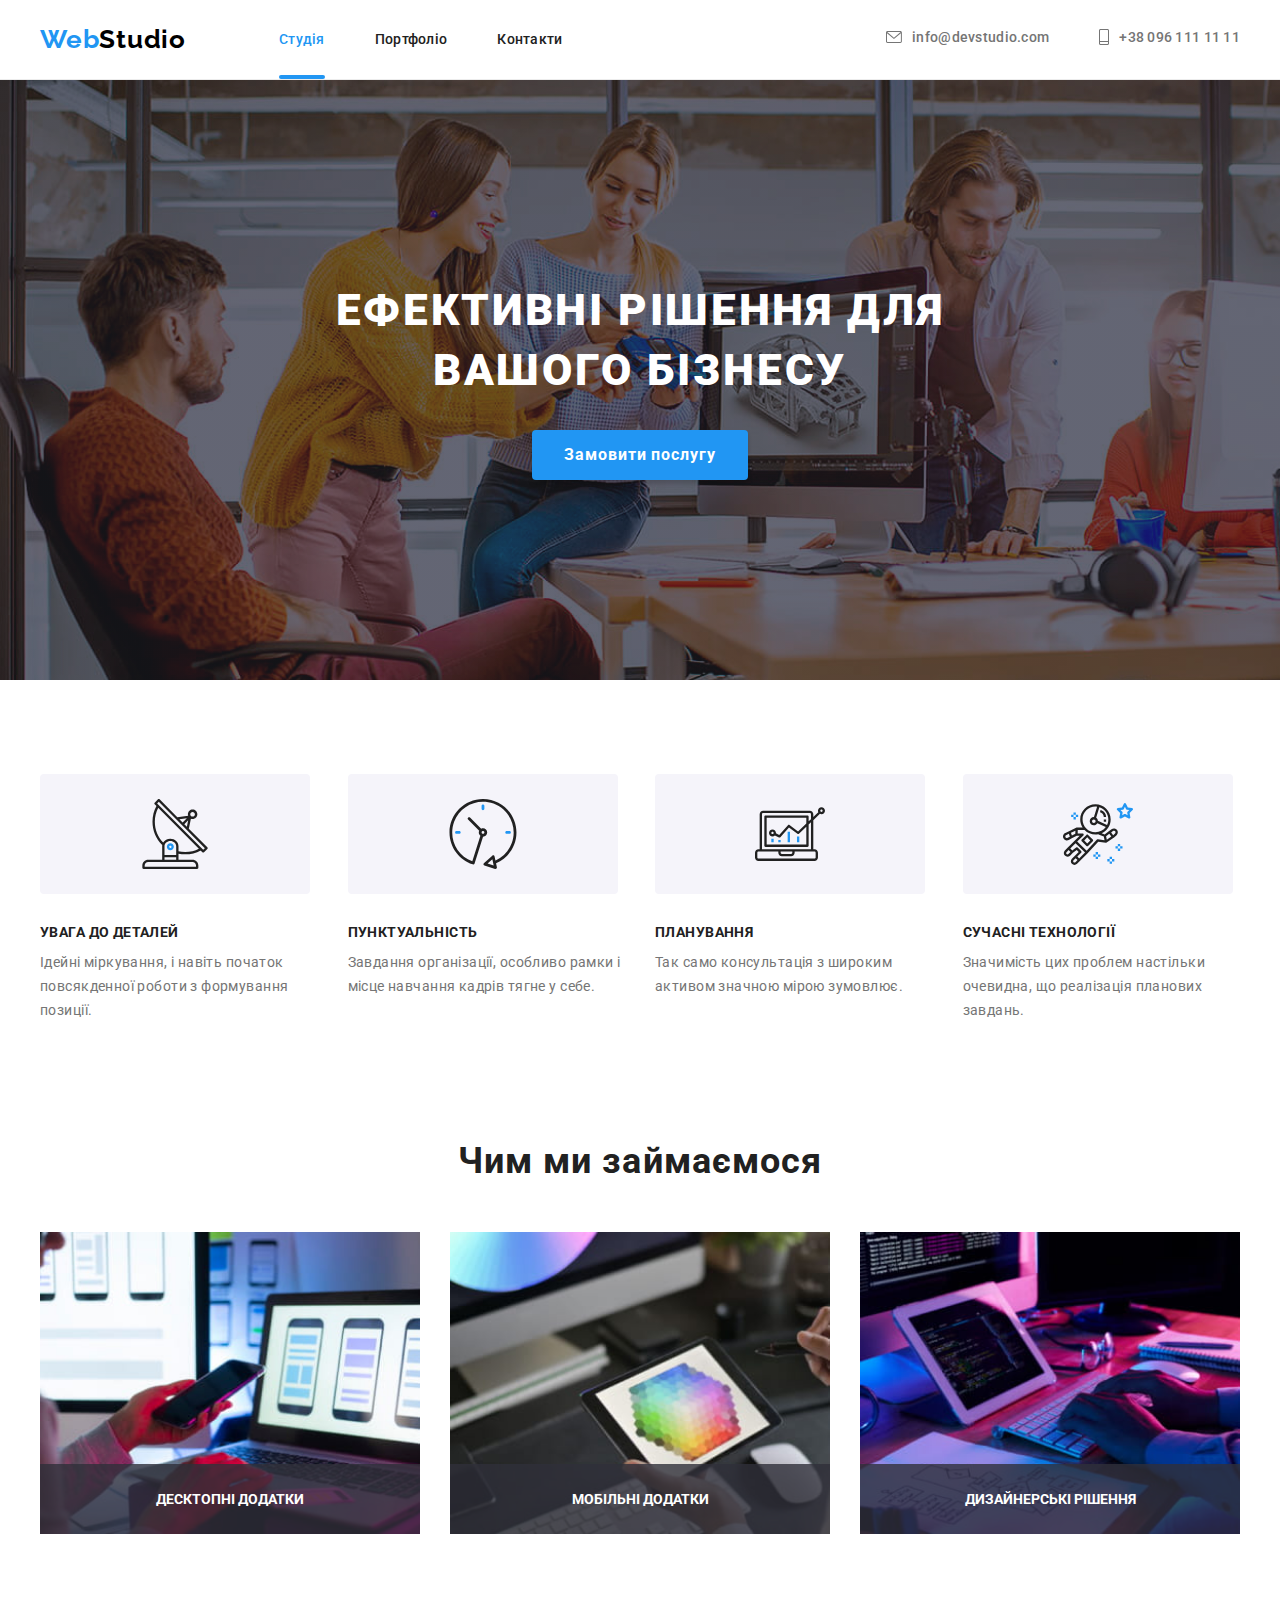
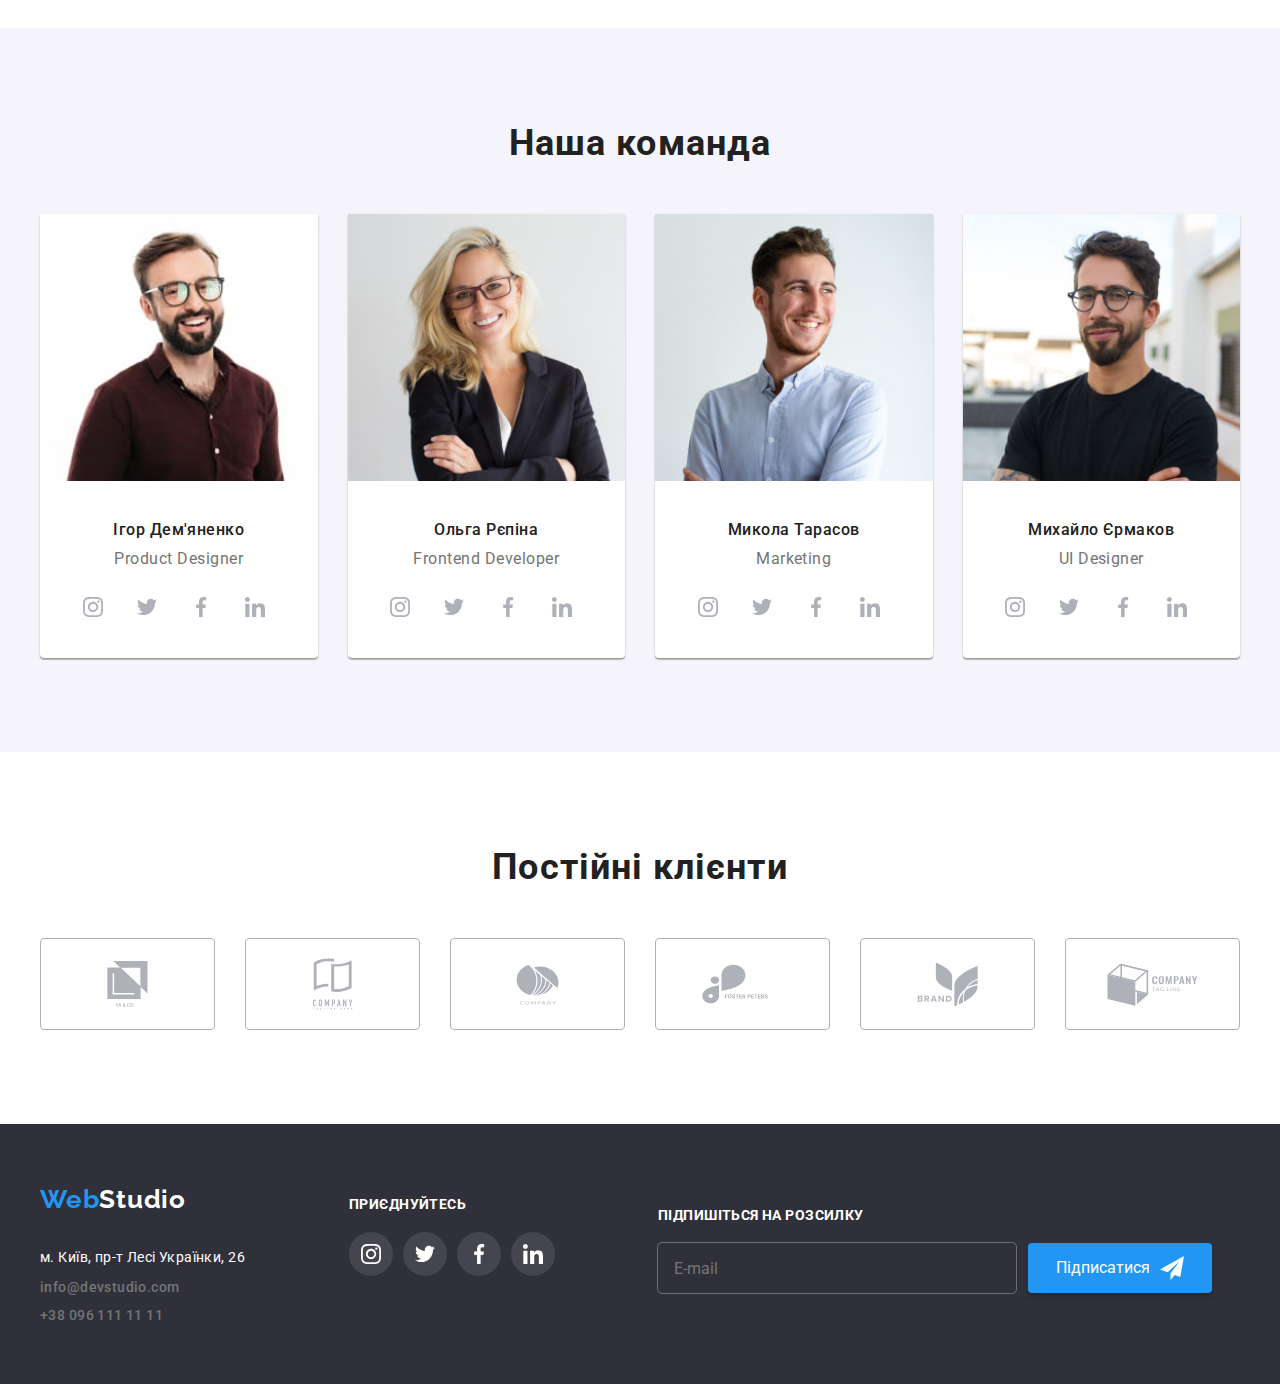
<file: index.html>
<!DOCTYPE html>
<html lang="en">
  <head>
    <meta charset="UTF-8" />
    <meta http-equiv="X-UA-Compatible" content="IE=edge" />
    <meta name="viewport" content="width=device-width, initial-scale=1.0" />
    <link
      rel="stylesheet"
      href="https://cdnjs.cloudflare.com/ajax/libs/modern-normalize/1.1.0/modern-normalize.css"
    />
    <link rel="stylesheet" href="./css/style.css" />
    <link rel="preconnect" href="https://fonts.googleapis.com" />
    <link rel="preconnect" href="https://fonts.gstatic.com" crossorigin />
    <link
      href="https://fonts.googleapis.com/css2?family=Raleway:wght@700&family=Roboto:wght@400;500;700;900&display=swap"
      rel="stylesheet"
    />
    <title>WebStudio</title>
  </head>
  <body>
    <header>
      <div class="container header-flex">
        <a class="logo link" href="/"
          ><span class="logo-blue">Web</span>Studio</a
        >
        <nav>
          <ul class="list header-list">
            <li>
              <a class="link header-active-link header-list-link" href="#"
                >Студія</a
              >
            </li>
            <li>
              <a class="link header-list-link" href="./portfolio.html"
                >Портфоліо</a
              >
            </li>
            <li><a class="link header-list-link" href="#">Контакти</a></li>
          </ul>
        </nav>
        <ul class="list header-contact">
          <li class="header-icon">
            <a
              class="link header-list-link contacts"
              href="mailto:info@devstudio.com"
            >
              <svg width="16" height="12px">
                <use href="./images/icons.svg#icon-envelope"></use>
              </svg>
              info@devstudio.com
            </a>
          </li>
          <li class="header-icon">
            <a class="link header-list-link contacts" href="tel:+380961111111">
              <svg width="10" height="16px">
                <use href="./images/icons.svg#icon-vector"></use>
              </svg>
              +38 096 111 11 11
            </a>
          </li>
        </ul>
      </div>
    </header>
    <main>
      <section class="order section">
        <h1 class="order-effective tetle-text-order">
          Ефективні рішення для вашого бізнесу
        </h1>
        <button data-modal-open class="order-button" type="button">
          Замовити послугу
        </button>
        <div class="backdrop is-hidden" data-modal>
          <div class="modal">
            <button class="modal-close" data-modal-close>
              <svg width="30" height="30">
                <use href="./images/icons.svg#icon-close"></use>
              </svg>
            </button>
            <p class="title-form">Залиште свої дані, ми вам передзвонимо</p>
            <form name="form-buy" class="modal-form">
              <label for="user-name">Ім'я</label>
              <div class="input-wrapper">
                <input
                  type="text"
                  id="user-name"
                  name="user-name"
                  class="modal-input"
                />
                <svg class="input-icon" width="18" heigt="18">
                  <use href="./images/icons.svg#icon-person-black"></use>
                </svg>
              </div>
              <label for="user-tel">Телефон</label>
              <div class="input-wrapper">
                <input
                  type="text"
                  id="user-tel"
                  name="user-tel"
                  class="modal-input"
                />
                <svg class="input-icon" width="18" heigt="18">
                  <use href="./images/icons.svg#icon-phone-black"></use>
                </svg>
              </div>
              <label for="user-mail">Пошта</label>
              <div class="input-wrapper">
                <input
                  type="text"
                  id="user-mail"
                  name="user-mail"
                  class="modal-input"
                />
                <svg class="input-icon" width="18" heigt="18">
                  <use href="./images/icons.svg#icon-email-black"></use>
                </svg>
              </div>
              <label for="user-text">Коментар</label>
              <textarea
                placeholder="Введіть текст"
                id="user-text"
                name="user-text"
                class="modal-input modal-textarea"
                cols="30"
                rows="5"
              ></textarea>
              <div class="input-line check-line">
                <input
                  class="input-check"
                  id="checkbox-s"
                  name="checked"
                  type="checkbox"
                  checked
                />
                <label class="checkbox-agree" for="checkbox-s"
                  >Погоджуюся з розсилкою та приймаю&nbsp;
                  <a href="#">Умови договору</a></label
                >
              </div>
              <button type="submit" class="form-button">Відправити</button>
            </form>
          </div>
        </div>
      </section>
      <section class="features section">
        <div class="container">
          <ul class="list features-flex">
            <li class="features-element">
              <div class="wrapper-icon">
                <svg class="features-icons" width="70">
                  <use href="./images/icons.svg#icon-antenna"></use>
                </svg>
              </div>
              <h3 class="skills">Увага до деталей</h3>
              <p class="skills-description">
                Ідейні міркування, і навіть початок повсякденної роботи з
                формування позиції.
              </p>
            </li>
            <li class="features-element">
              <div class="wrapper-icon">
                <svg class="features-icons" width="70">
                  <use href="./images/icons.svg#icon-clock"></use>
                </svg>
              </div>
              <h3 class="skills">Пунктуальність</h3>
              <p class="skills-description">
                Завдання організації, особливо рамки і місце навчання кадрів
                тягне у себе.
              </p>
            </li>
            <li class="features-element">
              <div class="wrapper-icon">
                <svg class="features-icons" width="70">
                  <use href="./images/icons.svg#icon-diagram"></use>
                </svg>
              </div>
              <h3 class="skills">Планування</h3>
              <p class="skills-description">
                Так само консультація з широким активом значною мірою зумовлює.
              </p>
            </li>
            <li class="features-element">
              <div class="wrapper-icon">
                <svg class="features-icons" width="70">
                  <use href="./images/icons.svg#icon-astronaut"></use>
                </svg>
              </div>
              <h3 class="skills">Сучасні технології</h3>
              <p class="skills-description">
                Значимість цих проблем настільки очевидна, що реалізація
                планових завдань.
              </p>
            </li>
          </ul>
          <h2 class="what-to-do tetle-text-what">Чим ми займаємося</h2>
          <ul class="list what-to-do-flex">
            <li class="item what-relative">
              <img src="./images/job1.jpg" alt="work" width="370" />
              <div class="what-absolute">Десктопні додатки</div>
            </li>
            <li class="item what-relative">
              <img src="./images/job2.jpg" alt="work" width="370" />
              <div class="what-absolute">Мобільні додатки</div>
            </li>
            <li class="item what-relative">
              <img src="./images/job3.jpg" alt="work" width="370" />
              <div class="what-absolute">Дизайнерські рішення</div>
            </li>
          </ul>
        </div>
      </section>
      <section class="team section">
        <div class="container">
          <h2 class="team tetle-text-team">Наша команда</h2>
          <ul class="list team-flex">
            <li class="team-flex-item">
              <img
                src="./images/team1.jpg"
                alt="Product Designer"
                width="270"
              />
              <h3 class="name-team">Ігор Дем'яненко</h3>
              <p class="profession-team">Product Designer</p>
              <ul class="list flex-icons">
                <li class="team-icons">
                  <a href="">
                    <svg class="social-icon" width="20" height="20">
                      <use href="./images/icons.svg#icon-instagram"></use>
                    </svg>
                  </a>
                </li>
                <li class="team-icons">
                  <a href="">
                    <svg class="social-icon" width="20" height="20">
                      <use href="./images/icons.svg#icon-twitter"></use>
                    </svg>
                  </a>
                </li>
                <li class="team-icons">
                  <a href="">
                    <svg class="social-icon" width="20" height="20">
                      <use href="./images/icons.svg#icon-facebook"></use>
                    </svg>
                  </a>
                </li>
                <li class="team-icons">
                  <a href="">
                    <svg class="social-icon" width="20" height="20">
                      <use href="./images/icons.svg#icon-linkedin"></use>
                    </svg>
                  </a>
                </li>
              </ul>
            </li>
            <li class="team-flex-item">
              <img
                src="./images/team2.jpg"
                alt="Frontend Developer"
                width="270"
              />
              <h3 class="name-team">Ольга Рєпіна</h3>
              <p class="profession-team">Frontend Developer</p>
              <ul class="list flex-icons">
                <li class="team-icons">
                  <a href="">
                    <svg class="social-icon" width="20" height="20">
                      <use href="./images/icons.svg#icon-instagram"></use>
                    </svg>
                  </a>
                </li>
                <li class="team-icons">
                  <a href="">
                    <svg class="social-icon" width="20" height="20">
                      <use href="./images/icons.svg#icon-twitter"></use>
                    </svg>
                  </a>
                </li>
                <li class="team-icons">
                  <a href="">
                    <svg class="social-icon" width="20" height="20">
                      <use href="./images/icons.svg#icon-facebook"></use>
                    </svg>
                  </a>
                </li>
                <li class="team-icons">
                  <a href="">
                    <svg class="social-icon" width="20" height="20">
                      <use href="./images/icons.svg#icon-linkedin"></use>
                    </svg>
                  </a>
                </li>
              </ul>
            </li>
            <li class="team-flex-item">
              <img src="./images/team3.jpg" alt="Marketing" width="270" />
              <h3 class="name-team">Микола Тарасов</h3>
              <p class="profession-team">Marketing</p>
              <ul class="list flex-icons">
                <li class="team-icons">
                  <a href="">
                    <svg class="social-icon" width="20" height="20">
                      <use href="./images/icons.svg#icon-instagram"></use>
                    </svg>
                  </a>
                </li>
                <li class="team-icons">
                  <a href="">
                    <svg class="social-icon" width="20" height="20">
                      <use href="./images/icons.svg#icon-twitter"></use>
                    </svg>
                  </a>
                </li>
                <li class="team-icons">
                  <a href="">
                    <svg class="social-icon" width="20" height="20">
                      <use href="./images/icons.svg#icon-facebook"></use>
                    </svg>
                  </a>
                </li>
                <li class="team-icons">
                  <a href="">
                    <svg class="social-icon" width="20" height="20">
                      <use href="./images/icons.svg#icon-linkedin"></use>
                    </svg>
                  </a>
                </li>
              </ul>
            </li>
            <li class="team-flex-item">
              <img src="./images/team4.jpg" alt="UI Designer" width="270" />
              <h3 class="name-team">Михайло Єрмаков</h3>
              <p class="profession-team">UI Designer</p>
              <ul class="list flex-icons">
                <li class="team-icons">
                  <a href="">
                    <svg class="social-icon" width="20" height="20">
                      <use href="./images/icons.svg#icon-instagram"></use>
                    </svg>
                  </a>
                </li>
                <li class="team-icons">
                  <a href="">
                    <svg class="social-icon" width="20" height="20">
                      <use href="./images/icons.svg#icon-twitter"></use>
                    </svg>
                  </a>
                </li>
                <li class="team-icons">
                  <a href="">
                    <svg class="social-icon" width="20" height="20">
                      <use href="./images/icons.svg#icon-facebook"></use>
                    </svg>
                  </a>
                </li>
                <li class="team-icons">
                  <a href="">
                    <svg class="social-icon" width="20" height="20">
                      <use href="./images/icons.svg#icon-linkedin"></use>
                    </svg>
                  </a>
                </li>
              </ul>
            </li>
          </ul>
        </div>
      </section>
      <section class="section">
        <div class="container">
          <h2 class="lean-clients">Постійні клієнти</h2>
          <ul class="list clients-wrapper">
            <li class="element-icon">
              <a href="">
                <svg width="41" height="46">
                  <use href="./images/icons.svg#icon-group"></use>
                </svg>
              </a>
            </li>
            <li class="element-icon">
              <a href="">
                <svg width="40" height="52">
                  <use href="./images/icons.svg#icon-group2"></use>
                </svg>
              </a>
            </li>
            <li class="element-icon">
              <a href="">
                <svg width="43" height="41">
                  <use href="./images/icons.svg#icon-group3"></use>
                </svg>
              </a>
            </li>
            <li class="element-icon">
              <a href="">
                <svg width="84" height="40">
                  <use href="./images/icons.svg#icon-group4"></use>
                </svg>
              </a>
            </li>
            <li class="element-icon">
              <a href="">
                <svg width="62" height="45">
                  <use href="./images/icons.svg#icon-group5"></use>
                </svg>
              </a>
            </li>
            <li class="element-icon">
              <a href="">
                <svg width="93" height="43">
                  <use href="./images/icons.svg#icon-group1"></use>
                </svg>
              </a>
            </li>
          </ul>
        </div>
      </section>
    </main>
    <footer>
      <div class="container flex-botom">
        <div class="wrapper-bottom">
          <a class="logo link no-blaсk-logo" href="/"
            ><span class="logo-blue">Web</span>Studio</a
          >
          <address class="no-incline">
            <ul class="list">
              <li>
                <a
                  class="map"
                  target="_blank"
                  rel="noopener noreferrer nofollow"
                  href="https://goo.gl/maps/KYdNu7RqpGxBvXXn9"
                  >м. Київ, пр-т Лесі Українки, 26</a
                >
              </li>
              <li>
                <a class="link contacts-footer" href="mailto:info@devstudio.com"
                  >info@devstudio.com</a
                >
              </li>
              <li>
                <a class="link contacts-footer" href="tel:+380961111111"
                  >+38 096 111 11 11</a
                >
              </li>
            </ul>
          </address>
        </div>
        <div>
          <p class="bottom-text">приєднуйтесь</p>
          <ul class="list bottom-list">
            <li class="bottom-icons">
              <a href="">
                <svg class="bottom-social-icon" width="20" height="20">
                  <use href="./images/icons.svg#icon-instagram"></use>
                </svg>
              </a>
            </li>
            <li class="bottom-icons">
              <a href="">
                <svg class="bottom-social-icon" width="20" height="20">
                  <use href="./images/icons.svg#icon-twitter"></use>
                </svg>
              </a>
            </li>
            <li class="bottom-icons">
              <a href="">
                <svg class="bottom-social-icon" width="20" height="20">
                  <use href="./images/icons.svg#icon-facebook"></use>
                </svg>
              </a>
            </li>
            <li class="bottom-icons">
              <a href="">
                <svg class="bottom-social-icon" width="20" height="20">
                  <use href="./images/icons.svg#icon-linkedin"></use>
                </svg>
              </a>
            </li>
          </ul>
        </div>
        <div class="wrapper-form">
          <p class="form-text-footer">Підпишіться на розсилку</p>
          <div class="form-footer">
            <input
              type="text"
              name="input-footer"
              class="input-footer"
              placeholder="E-mail"
            />
            <button class="button-footer" type="button">
              Підписатися
              <svg width="24" height="24">
                <use href="./images/icons.svg#icon-send"></use>
              </svg>
            </button>
          </div>
        </div>
      </div>
    </footer>
    <script src="./js/modal.js"></script>
  </body>
</html>
</file>
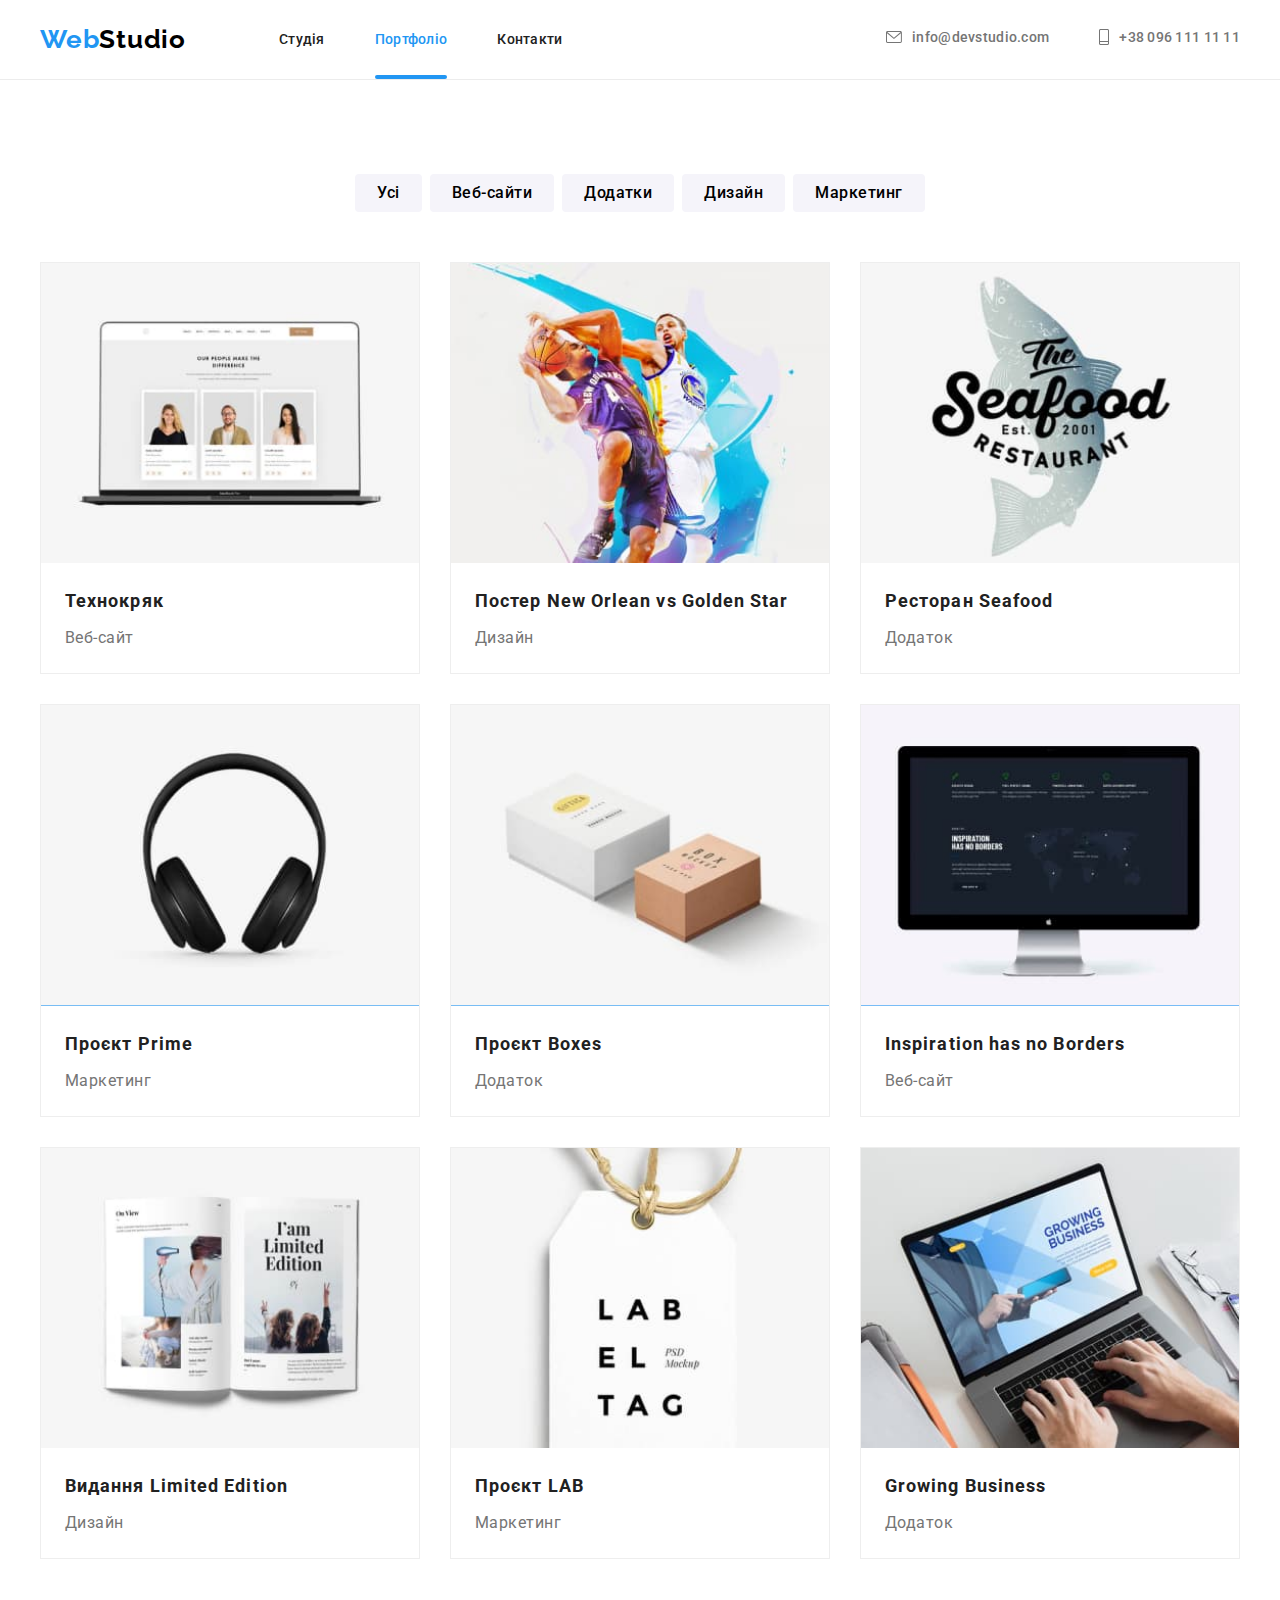
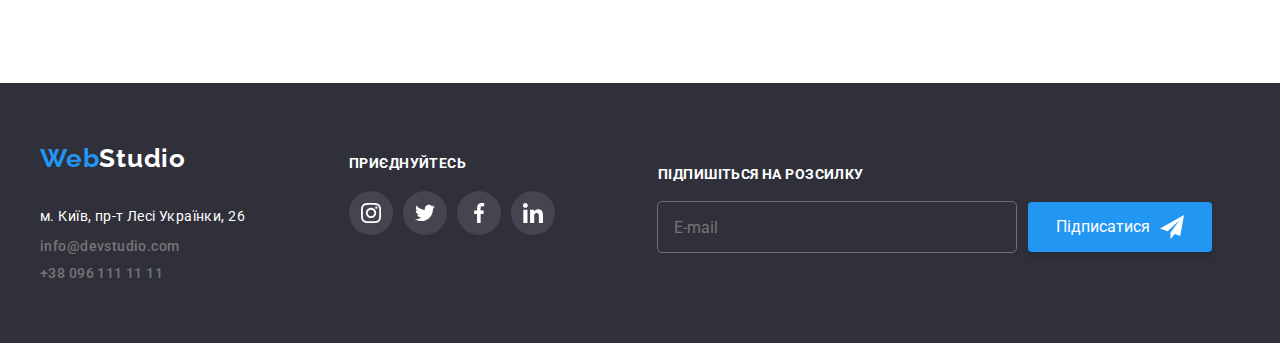
<file: portfolio.html>
<!DOCTYPE html>
<html lang="en">
  <head>
    <meta charset="UTF-8" />
    <meta http-equiv="X-UA-Compatible" content="IE=edge" />
    <meta name="viewport" content="width=device-width, initial-scale=1.0" />
    <link
      rel="stylesheet"
      href="https://cdnjs.cloudflare.com/ajax/libs/modern-normalize/1.1.0/modern-normalize.css"
    />
    <link rel="stylesheet" href="./css/style.css" />
    <link rel="preconnect" href="https://fonts.googleapis.com" />
    <link rel="preconnect" href="https://fonts.gstatic.com" crossorigin />
    <link
      href="https://fonts.googleapis.com/css2?family=Raleway:wght@700&family=Roboto:wght@400;500;700;900&display=swap"
      rel="stylesheet"
    />
    <title>WebStudio</title>
  </head>
  <body>
    <header>
      <div class="container header-flex">
        <a class="logo link" href="/"
          ><span class="logo-blue">Web</span>Studio</a
        >
        <nav>
          <ul class="list header-list">
            <li>
              <a class="link header-list-link" href="./index.html">Студія</a>
            </li>
            <li>
              <a
                class="link header-active-link header-list-link"
                href="./portfolio.html"
                >Портфоліо</a
              >
            </li>
            <li><a class="link header-list-link" href="#">Контакти</a></li>
          </ul>
        </nav>
        <ul class="list header-contact">
          <li class="header-icon">
            <a
              class="link header-list-link contacts"
              href="mailto:info@devstudio.com"
            >
              <svg width="16" height="12px">
                <use href="./images/icons.svg#icon-envelope"></use>
              </svg>
              info@devstudio.com
            </a>
          </li>
          <li class="header-icon">
            <a class="link header-list-link contacts" href="tel:+380961111111">
              <svg width="10" height="16px">
                <use href="./images/icons.svg#icon-vector"></use>
              </svg>
              +38 096 111 11 11
            </a>
          </li>
        </ul>
      </div>
    </header>
    <main>
      <section class="section">
        <div class="container">
          <ul class="list button-flex">
            <li><button class="projects" type="button">Усі</button></li>
            <li><button class="projects" type="button">Веб-сайти</button></li>
            <li><button class="projects" type="button">Додатки</button></li>
            <li><button class="projects" type="button">Дизайн</button></li>
            <li><button class="projects" type="button">Маркетинг</button></li>
          </ul>
          <ul class="list work-flex">
            <li class="item">
              <div class="img-wrapper">
                <img
                  src="./images/web-site-texnokrik.jpg"
                  alt="Технокряк"
                  width="370"
                />
                <div class="work-description">
                  Ресурс пропонує комплексні пропозиції з різним рівнем
                  функціоналу та сервісів. Все це дозволить відвідувачу отримати
                  вичерпні відомості про компанію чи приватну особу.
                </div>
              </div>
              <h2 class="projects-name">Технокряк</h2>
              <p class="projects-work">Веб-сайт</p>
            </li>
            <li class="item">
              <div class="img-wrapper">
                <img
                  src="./images/design-new-orlean-vs-golden-star.jpg"
                  alt="Постер New Orlean vs Golden Star"
                  width="370"
                />
                <div class="work-description">
                  Ресурс пропонує комплексні пропозиції з різним рівнем
                  функціоналу та сервісів. Все це дозволить відвідувачу отримати
                  вичерпні відомості про компанію чи приватну особу.
                </div>
              </div>
              <h2 class="projects-name">Постер New Orlean vs Golden Star</h2>
              <p class="projects-work">Дизайн</p>
            </li>
            <li class="item">
              <div class="img-wrapper">
                <img
                  src="./images/addition-seafood-restaurant.jpg"
                  alt="Ресторан Seafood"
                  width="370"
                />
                <div class="work-description">
                  Ресурс пропонує комплексні пропозиції з різним рівнем
                  функціоналу та сервісів. Все це дозволить відвідувачу отримати
                  вичерпні відомості про компанію чи приватну особу.
                </div>
              </div>
              <h2 class="projects-name">Ресторан Seafood</h2>
              <p class="projects-work">Додаток</p>
            </li>
            <li class="item">
              <div class="img-wrapper">
                <img
                  src="./images/marketing-project-prime.jpg"
                  alt="Проєкт Prime"
                  width="370"
                />
                <div class="work-description">
                  Ресурс пропонує комплексні пропозиції з різним рівнем
                  функціоналу та сервісів. Все це дозволить відвідувачу отримати
                  вичерпні відомості про компанію чи приватну особу.
                </div>
              </div>
              <h2 class="projects-name">Проєкт Prime</h2>
              <p class="projects-work">Маркетинг</p>
            </li>
            <li class="item">
              <div class="img-wrapper">
                <img
                  src="./images/addition-project-boxes.jpg"
                  alt="Проєкт Boxes"
                  width="370"
                />
                <div class="work-description">
                  Ресурс пропонує комплексні пропозиції з різним рівнем
                  функціоналу та сервісів. Все це дозволить відвідувачу отримати
                  вичерпні відомості про компанію чи приватну особу.
                </div>
              </div>
              <h2 class="projects-name">Проєкт Boxes</h2>
              <p class="projects-work">Додаток</p>
            </li>
            <li class="item">
              <div class="img-wrapper">
                <img
                  src="./images/web-site-inspiration-has-no-borders.jpg"
                  alt="Inspiration has no Borders"
                  width="370"
                />
                <div class="work-description">
                  Ресурс пропонує комплексні пропозиції з різним рівнем
                  функціоналу та сервісів. Все це дозволить відвідувачу отримати
                  вичерпні відомості про компанію чи приватну особу.
                </div>
              </div>
              <h2 class="projects-name">Inspiration has no Borders</h2>
              <p class="projects-work">Веб-сайт</p>
            </li>
            <li class="item">
              <div class="img-wrapper">
                <img
                  src="./images/design-edition-limited-edition.jpg"
                  alt="Видання Limited Edition"
                  width="370"
                />
                <div class="work-description">
                  Ресурс пропонує комплексні пропозиції з різним рівнем
                  функціоналу та сервісів. Все це дозволить відвідувачу отримати
                  вичерпні відомості про компанію чи приватну особу.
                </div>
              </div>
              <h2 class="projects-name">Видання Limited Edition</h2>
              <p class="projects-work">Дизайн</p>
            </li>
            <li class="item">
              <div class="img-wrapper">
                <img
                  src="./images/marketing-project-lab.jpg"
                  alt="Проєкт LAB"
                  width="370"
                />
                <div class="work-description">
                  Ресурс пропонує комплексні пропозиції з різним рівнем
                  функціоналу та сервісів. Все це дозволить відвідувачу отримати
                  вичерпні відомості про компанію чи приватну особу.
                </div>
              </div>
              <h2 class="projects-name">Проєкт LAB</h2>
              <p class="projects-work">Маркетинг</p>
            </li>
            <li class="item">
              <div class="img-wrapper">
                <img
                  src="./images/addition-growing-business.jpg"
                  alt="Growing Business"
                  width="370"
                />
                <div class="work-description">
                  Ресурс пропонує комплексні пропозиції з різним рівнем
                  функціоналу та сервісів. Все це дозволить відвідувачу отримати
                  вичерпні відомості про компанію чи приватну особу.
                </div>
              </div>
              <h2 class="projects-name">Growing Business</h2>
              <p class="projects-work">Додаток</p>
            </li>
          </ul>
        </div>
      </section>
    </main>
    <footer>
      <div class="container flex-botom">
        <div class="wrapper-bottom">
          <a class="logo link no-blaсk-logo" href="/"
            ><span class="logo-blue">Web</span>Studio</a
          >
          <address class="no-incline">
            <ul class="list">
              <li>
                <a
                  class="map"
                  target="_blank"
                  rel="noopener noreferrer nofollow"
                  href="https://goo.gl/maps/KYdNu7RqpGxBvXXn9"
                  >м. Київ, пр-т Лесі Українки, 26</a
                >
              </li>
              <li>
                <a class="link contacts-footer" href="mailto:info@devstudio.com"
                  >info@devstudio.com</a
                >
              </li>
              <li>
                <a class="link contacts-footer" href="tel:+380961111111"
                  >+38 096 111 11 11</a
                >
              </li>
            </ul>
          </address>
        </div>
        <div>
          <p class="bottom-text">приєднуйтесь</p>
          <ul class="list bottom-list">
            <li class="bottom-icons">
              <a href="">
                <svg class="bottom-social-icon" width="20" height="20">
                  <use href="./images/icons.svg#icon-instagram"></use>
                </svg>
              </a>
            </li>
            <li class="bottom-icons">
              <a href="">
                <svg class="bottom-social-icon" width="20" height="20">
                  <use href="./images/icons.svg#icon-twitter"></use>
                </svg>
              </a>
            </li>
            <li class="bottom-icons">
              <a href="">
                <svg class="bottom-social-icon" width="20" height="20">
                  <use href="./images/icons.svg#icon-facebook"></use>
                </svg>
              </a>
            </li>
            <li class="bottom-icons">
              <a href="">
                <svg class="bottom-social-icon" width="20" height="20">
                  <use href="./images/icons.svg#icon-linkedin"></use>
                </svg>
              </a>
            </li>
          </ul>
        </div>
        <div class="wrapper-form">
          <p class="form-text-footer">Підпишіться на розсилку</p>
          <div class="form-footer">
            <input
              type="text"
              name="input-footer"
              class="input-footer"
              placeholder="E-mail"
            />
            <button class="button-footer" type="button">
              Підписатися
              <svg width="24" height="24">
                <use href="./images/icons.svg#icon-send"></use>
              </svg>
            </button>
          </div>
        </div>
      </div>
    </footer>
  </body>
</html>
</file>
<file: css/style.css>
body {
    font-family: 'Roboto', sans-serif;
    color: var(--text-color);
    margin: 0;
    padding: 0;
    background-color: var(--main-color);
}

ul,
p,
h1,
h2,
h3,
h4 {
    margin: 0;
    padding: 0;
}

:root {
    --main-color: #FFFFFF;
    --active-color: #2196F3;
    --contact-color: #757575;
    --text-color: #212121;
    --order-color: #2F303A;
    --logo-color: #000000;
    --projects-color: #F5F4FA;
    --button-hover: #188CE8;
    --icons-color: #AFB1B8;
    --divider-color: #ECECEC;
}

.link {
    text-decoration: none;
}

.header-active-link {
    color: var(--active-color);
    position: relative;
    padding: 32px 0;
}

.header-active-link::after {
    content: '';
    height: 4px;
    background-color: var(--active-color);
    position: absolute;
    bottom: 0;
    left: 0;
    right: 0;
    border-radius: 2px;
}

.list {
    list-style: none;
}

.order-effective {
    font-weight: 900;
    font-size: 44px;
    line-height: calc(60 / 44);
    text-transform: uppercase;
    color: var(--main-color);
    letter-spacing: 0.06em;
}

.section.order {
    max-width: 1600px;
    background-image: linear-gradient(rgba(47, 48, 58, 0.4), rgba(47, 48, 58, 0.4)), url(../images/teams.png);
    /* background-image: url(../images/teams.png), linear-gradient(rgba(47, 48, 58, 0.4),rgba(47, 48, 58, 0.4)); */
    /* text-align: center; */
    padding-bottom: 200px;
    padding-top: 200px;
}

/* section.order {
    margin: 0 auto;
} */

.header-list-link {
    color: var(--text-color);
    font-family: 'Roboto';
    font-style: normal;
    font-weight: 500;
    font-size: 14px;
    line-height: calc(16 / 14);
    letter-spacing: 0.02em;
    transition: color 250ms cubic-bezier(0.4, 0, 0.2, 1);
}

.header-active-link {
    color: var(--active-color);
}

.logo {
    font-family: 'Raleway';
    font-weight: 700;
    font-size: 26px;
    line-height: calc(31 / 26);
    letter-spacing: 0.03em;
    color: var(--logo-color);
    margin-right: 93px;
}

.logo-blue {
    color: var(--active-color);
}

.contacts {
    color: var(--contact-color);
    font-weight: 500;
    font-size: 14px;
    line-height: calc(16/14);
    letter-spacing: 0.02em;
    display: inline-flex;
    align-items: center;
    transition: color 250ms cubic-bezier(0.4, 0, 0.2, 1);
}

.no-incline {
    font-style: normal;
}

.no-incline a:focus {
    color: var(--active-color);
}

.map {
    text-decoration: none;
    font-size: 14px;
    line-height: calc(24/14);
    color: var(--main-color);
    letter-spacing: 0.03em;
    transition: color 250ms cubic-bezier(0.4, 0, 0.2, 1);
}

.map:hover {
    color: var(--active-color);
}

footer {
    background-color: var(--order-color);
}

.contacts:hover {
    color: var(--active-color);
}

.order-button {
    background-color: var(--active-color);
    color: var(--main-color);
    font-family: 'Roboto';
    font-weight: 700;
    font-size: 16px;
    line-height: calc(30 / 16);
    letter-spacing: 0.06em;
    cursor: pointer;
    border: none;
    padding: 10px 32px;
    box-shadow: 0px 4px 4px rgba(0, 0, 0, 0.15);
    border-radius: 4px;
    transition: background-color 250ms cubic-bezier(0.4, 0, 0.2, 1);
    margin: 30px auto 0;
    display: block;
}

.order-button:hover {
    background-color: var(--button-hover);
}

.contacts-footer {
    color: var(--contact-color);
    font-weight: 500;
    font-size: 14px;
    line-height: calc(16/14);
    letter-spacing: 0.03em;
    transition: color 250ms cubic-bezier(0.4, 0, 0.2, 1);
}

.contacts-footer:hover {
    color: var(--active-color);
}

.skills {
    font-weight: 700;
    font-size: 14px;
    line-height: calc(16 / 14);
    letter-spacing: 0.03em;
    text-transform: uppercase;
    margin-bottom: 10px;
}

.skills-description {
    font-size: 14px;
    line-height: calc(24 / 14);
    letter-spacing: 0.03em;
    color: var(--contact-color);
}

.what-to-do {
    font-weight: 700;
    font-size: 36px;
    line-height: calc(42 / 36);
    letter-spacing: 0.03em;
}

.team {
    font-weight: 700;
    font-size: 36px;
    line-height: calc(42 / 36);
    letter-spacing: 0.03em;
    background-color: var(--projects-color);
}

.name-team {
    font-weight: 500;
    font-size: 16px;
    line-height: calc(19 / 16);
    letter-spacing: 0.03em;
}

.profession-team {
    font-weight: 400;
    font-size: 16px;
    line-height: calc(19 / 16);
    letter-spacing: 0.03em;
    color: var(--contact-color);
}

.projects {
    cursor: pointer;
    border: none;
    background-color: var(--projects-color);
    font-weight: 500;
    font-size: 16px;
    line-height: calc(26 / 16);
    letter-spacing: 0.03em;
    font-family: 'Roboto';
    font-weight: 500;
    font-size: 16px;
    line-height: calc(26 / 16);
    padding: 6px 22px;
    border-radius: 4px;
    transition: box-shadow 250ms cubic-bezier(0.4, 0, 0.2, 1), color 250ms cubic-bezier(0.4, 0, 0.2, 1), background-color 250ms cubic-bezier(0.4, 0, 0.2, 1);
}

.button-flex li:not(:first-child) {
    margin-left: 8px;
}

.projects:hover {
    background-color: var(--active-color);
    color: var(--main-color);
    border: none;
    box-shadow: 0px 3px 1px rgba(0, 0, 0, 0.1), 0px 1px 2px rgba(0, 0, 0, 0.08), 0px 2px 2px rgba(0, 0, 0, 0.12);
}

.projects:focus {
    background-color: var(--active-color);
    color: var(--main-color);
}

.projects-name {
    font-weight: 700;
    font-size: 18px;
    line-height: calc(36 / 18);
    letter-spacing: 0.06em;
}

.projects-work {
    font-size: 16px;
    line-height: calc(30 / 16);
    letter-spacing: 0.03em;
    color: var(--contact-color);
}

.no-blaсk-logo {
    color: var(--main-color);
}

.tetle-text-order {
    text-align: center;
    max-width: 696px;
    margin: 0 auto;
}

.header-flex {
    display: flex;
    align-items: center;
}

.header-list {
    display: flex;
}

.header-list-link:hover,
.header-list-link:focus {
    color: var(--active-color);
}

.header-contact {
    display: flex;
    margin-left: auto;
}

.header-contact>li:first-child {
    margin-right: 50px;
}

.container {
    max-width: 1200px;
    margin: 0 auto;
}

.header-list>li:not(:last-child) {
    margin-right: 50px;
}

header {
    padding: 24px 0;
}

.features-flex {
    display: flex;
    margin-bottom: 118px;
    margin-left: -30px;
}

.features-flex .features-element {
    flex-basis: calc((100% - 90px) / 4);
    margin-left: 30px;
}

.what-to-do-flex {
    display: flex;
    margin-top: 50px;
    margin-left: -30px;
}

.what-to-do-flex .item {
    flex-basis: calc((100% - 60px) / 3);
    margin-left: 30px;
}

.tetle-text-what {
    text-align: center;
}

.tetle-text-team {
    text-align: center;
    margin-bottom: 50px;
}

.team-flex {
    display: flex;
    text-align: center;

    margin-left: -30px;
}

.team-flex-item {
    margin-left: 30px;
    flex-basis: calc((100% - 90px) / 4);
    border-radius: 0px 0px 4px 4px;
    box-shadow: 0px 1px 3px rgba(0, 0, 0, 0.12), 0px 1px 1px rgba(0, 0, 0, 0.14), 0px 2px 1px rgba(0, 0, 0, 0.2);
}

.team-flex-item>img {
    width: 100%;
}

.team-flex>li {
    background-color: var(--main-color);
}

.team-flex h3 {
    margin-top: 30px;
    margin-bottom: 10px;
}

footer {
    padding: 60px 0;
}

address {
    margin-top: 30px;
}

.no-incline li:not(:first-child) {
    margin-top: 9px;
}

.button-flex {
    display: flex;
    justify-content: center;
    margin-bottom: 50px;
}

.work-flex {
    display: flex;
    flex-wrap: wrap;
    margin-left: -30px;
}

.work-flex .item {
    flex-basis: calc((100% - 90px) / 3);
    margin-left: 30px;
    transition: box-shadow 250ms cubic-bezier(0.4, 0, 0.2, 1);
}

.work-flex .item:hover {
    box-shadow: 0px 1px 1px rgba(0, 0, 0, 0.12), 0px 4px 4px rgba(0, 0, 0, 0.06), 1px 4px 6px rgba(0, 0, 0, 0.16);
}

.item img {
    width: 100%;
}

.work-flex li {
    border: 1px solid #EEEEEE;
    margin-bottom: 30px;
    cursor: pointer;
}

.work-flex h2 {
    margin-left: 24px;
    margin-top: 20px;

}

.work-flex p {
    margin-left: 24px;
    margin-bottom: 20px;
    margin-top: 4px;
}

.section {
    padding-top: 94px;
    padding-bottom: 94px;
}

.team-icons a {
    width: 44px;
    height: 44px;
    display: inline-block;
    margin-right: 10px;
    border-radius: 50%;
    background-color: var(--main-color);
    color: var(--icons-color);
    transition: color 250ms cubic-bezier(0.4, 0, 0.2, 1),background-color 250ms cubic-bezier(0.4, 0, 0.2, 1);
}

.team-icons a:hover {
    background-color: var(--active-color);
    color: var(--main-color);
}

.team-icons a:focus {
    background-color: var(--active-color);
    color: var(--main-color);
}

.team-icons a svg {
    fill: currentColor;
}

.team-icons:last-child {
    margin-right: 0;
}

.flex-icons {
    display: flex;
    justify-content: center;
    margin-top: 16px;
    margin-bottom: 30px;
}

.social-icon {
    fill: var(--icons-color);
}

.wrapper-icon {
    display: flex;
    justify-items: center;
    justify-content: center;
    background-color: var(--projects-color);
    height: 120px;
    max-width: 270px;
    margin-bottom: 30px;
    border-radius: 4px;
}

.lean-clients {
    font-weight: 700;
    font-size: 36px;
    line-height: calc(42 / 36);
    text-align: center;
    letter-spacing: 0.03em;
    margin-bottom: 50px;
}

.clients-wrapper {
    display: flex;
    margin-left: -30px;
}

.element-icon {
    width: 170px;
    height: 92px;
    flex-basis: calc((100% - 150px) / 6);
    margin-left: 30px;
}

.element-icon a svg {
    fill: var(--icons-color);
    transition: fill 250ms cubic-bezier(0.4, 0, 0.2, 1);
}

.element-icon a:hover,
.element-icon a:focus {
    border: 1px solid var(--active-color);
}

.element-icon a:hover svg,
.element-icon a:focus svg {
    fill: var(--active-color);
}

.element-icon a {
    width: 100%;
    height: 100%;
    display: flex;
    justify-content: center;
    align-items: center;
    border: 1px solid var(--icons-color);
    border-radius: 4px;
    transition: border-color 250ms cubic-bezier(0.4, 0, 0.2, 1);
}

.flex-botom {
    display: flex;
}

.bottom-icons {
    width: 44px;
    height: 44px;
    margin-right: 10px;
    border-radius: 50%;
    display: flex;
    justify-content: center;
    align-items: center;
    background-color: rgba(255, 255, 255, 0.1);
    transition: background-color 250ms cubic-bezier(0.4, 0, 0.2, 1);
}

.bottom-icons a {
    width: 100%;
    height: 100%;
    display: flex;
    align-items: center;
    justify-content: center;
    border-radius: 50%;
}

.bottom-icons a:focus {
    background-color: var(--active-color);

}

.bottom-icons svg {
    fill: var(--main-color);
    transition: fill 250ms cubic-bezier(0.4, 0, 0.2, 1);
}

.bottom-list {
    display: flex;
    margin-top: 20px;
}

.bottom-icons:hover {
    background-color: var(--active-color);
}

.bottom-icons:hover svg {
    fill: var(--main-color);
}

.wrapper-bottom {
    margin-right: 70px;
}

.bottom-text {
    font-weight: 700;
    font-size: 14px;
    line-height: calc(16/14);
    letter-spacing: 0.03em;
    text-transform: uppercase;
    color: var(--main-color);
    margin-top: 12px;
}

.header-icon:hover .header-list-link {
    color: var(--button-hover);
}

.contacts svg {
    fill: currentColor;
    margin-right: 10px;
    cursor: pointer;
}

/* leason 5 */
.img-wrapper img {
    display: block;
}

.work-flex .img-wrapper {
    position: relative;
    overflow: hidden;
}

.work-description {
    background-color: var(--active-color);
    position: absolute;
    bottom: 0;
    height: 100%;
    color: var(--main-color);
    display: flex;
    justify-content: center;
    align-items: center;
    font-weight: 400;
    font-size: 18px;
    line-height: calc(28 / 18);
    letter-spacing: 0.03em;
    transform: translateY(100%);
    padding: 24px;
    opacity: 90%;
    transition: transform 250ms cubic-bezier(0.4, 0, 0.2, 1);
}

.work-flex .item:hover .work-description {
    transform: translateY(0);
}

header {
    height: 80px;
    border-bottom: 1px solid var(--divider-color);
}

/* modal window */
.backdrop.is-hidden {
    visibility: hidden;
    opacity: 0;
    pointer-events: none;
}

.backdrop {
    position: fixed;
    top: 0;
    left: 0;
    width: 100%;
    height: 100%;
    opacity: 1;
    visibility: visible;
    transition: opacity 250ms cubic-bezier(0.4, 0, 0.2, 1), visibility 250ms cubic-bezier(0.4, 0, 0.2, 1);
    background: rgba(0, 0, 0, 0.2);
    display: flex;
    justify-content: center;
    align-items: center;
    z-index: 1;
}

.modal {
    width: 528px;
    background: #FFFFFF;
    box-shadow: 0px 1px 3px rgba(0, 0, 0, 0.12), 0px 1px 1px rgba(0, 0, 0, 0.14), 0px 2px 1px rgba(0, 0, 0, 0.2);
    border-radius: 4px;
    margin: 0 auto;
    position: relative;
    padding: 40px;
}

.modal label {
    display: inline-block;
    margin-bottom: 4px;
    color: var(--contact-color);
    font-size: 12px;
    line-height: 14px;
    letter-spacing: 0.01em;
}
.modal-close {
    position: absolute;
    cursor: pointer;
    top: 8px;
    right: 8px;
    background: transparent;
    border: none;
    padding: 0;
    /* fill: none; */
}
.modal-close svg {
    border: 1px solid rgba(0, 0, 0, 0.1);
    border-radius: 50%;
}

.modal-close:hover svg {
    transition: transform 250ms cubic-bezier(0.4, 0, 0.2, 1);
    fill: var(--active-color);
}



.what-absolute {
    position: absolute;
    height: 70px;
    width: 100%;
    bottom: 0;
    display: flex;
    justify-content: center;
    align-items: center;
    color: var(--main-color);
    text-transform: uppercase;
    font-weight: 700;
    font-size: 14px;
    line-height: calc(16/14);
    background: rgba(47, 48, 58, 0.8);
}
.what-relative {
    position: relative;
}
.what-relative img {
    display: block;
}
.modal-input {
    width: 100%;
    height: 40px;
    border: 1px solid rgba(33, 33, 33, 0.2);
    border-radius: 4px;
    cursor: pointer;
    padding-left: 45px;
}
.modal-input:focus {
    outline: 1px solid var(--active-color);


}
.form-button {
    width: 100%;
    max-width: 200px;
    height: 50px;
    font-weight: 700;
    font-size: 16px;
    line-height: calc(30/16);
    background: var(--active-color);
    box-shadow: 0px 4px 4px rgba(0, 0, 0, 0.15);
    border-radius: 4px;
    color: var(--main-color);
    border: none;
    cursor: pointer;
    letter-spacing: 0.06em;
    display: block;
    margin: 0 auto;
}
.title-form {
    color: var(--text-color);
    font-weight: 700;
    font-size: 20px;
    line-height: calc(23/20);
    text-align: center;
    letter-spacing: 0.03em;
    margin-bottom: 12px;
}
.modal-textarea {
    resize: none;
    height: 120px;
    padding: 12px 16px;


}
/* .modal-textarea::placeholder {
    font-size: 11px;
    color: rebeccapurple;
    padding: 20px;
} */

.input-wrapper {
    position: relative; 
}
.input-wrapper {
    margin-bottom: 10px;
}
.input-icon {
    position: absolute;
    left: 15px;
    top: 50%;
    transform: translateY(-50%);
}
.modal-input:focus + .input-icon {
    transition: transform 250ms cubic-bezier(0.4, 0, 0.2, 1);
    fill: var(--active-color);
}
.modal-textarea::placeholder {
    color: rgba(117, 117, 117, 0.5);
    font-size: 12px;
    line-height: calc(14 / 12);
    letter-spacing: 0.01em;
    margin: 0 auto;
} 
.input-line label {
    margin: 20px 0 30px;
    font-size: 14px;
    line-height: calc(24/14);
    letter-spacing: 0.03em;
    color: #757575;
    display: flex;
}
.input-line {
    text-align: center;
}
.input-line a {
    color: var(--active-color);
}
.checkbox-agree {
    display: flex;
    align-items: center;
    justify-content: center;
    cursor: pointer;
}
.checkbox-agree::before {
    display: flex;
    margin-right: 8px;
    content: " ";
    width: 16px;
    height: 15px;
    border: 2px solid black;
    border-radius: 2px;
}
.check-line {
    margin: 10px 0;
}
.check-line input:checked + .checkbox-agree::before {
    background-color: var(--active-color);
    border: none;
    background-image: url(../images/vector-form.svg);
    background-repeat: no-repeat;
    background-position: center;
}   
.input-check {
    display: none;
}
.form-text-footer {
    font-weight: 700;
    font-size: 14px;
    line-height: calc(16/14);
    letter-spacing: 0.03em;
    text-transform: uppercase;
    color: var(--main-color);
}
.input-footer {
    width: 358px;
    height: 50px;
    background-color: inherit;
    border-radius: 4px;
    outline: 1px solid rgba(255, 255, 255, 0.3);
    border: none;
    cursor: pointer;
    padding: 15px 16px;
    color: var(--main-color) ;
}
.wrapper-form {
    margin-top: 23px;
    margin-left: 93px;
}
.wrapper-form input:focus {
    outline: 1px solid var(--button-hover);
}
.button-footer {
    height: 50px;
    margin-left: 12px;
    background: #2196F3;
    box-shadow: 0px 4px 4px rgba(0, 0, 0, 0.15);
    border-radius: 4px;
    border: none;
    color: var(--main-color);
    padding: 0px 28px;
    display: inline-flex;
    align-items: center;
}
.button-footer svg {
    margin-left: 10px;
}
.form-footer {
    display: flex;
    margin-top: 20px;
}
</file>
